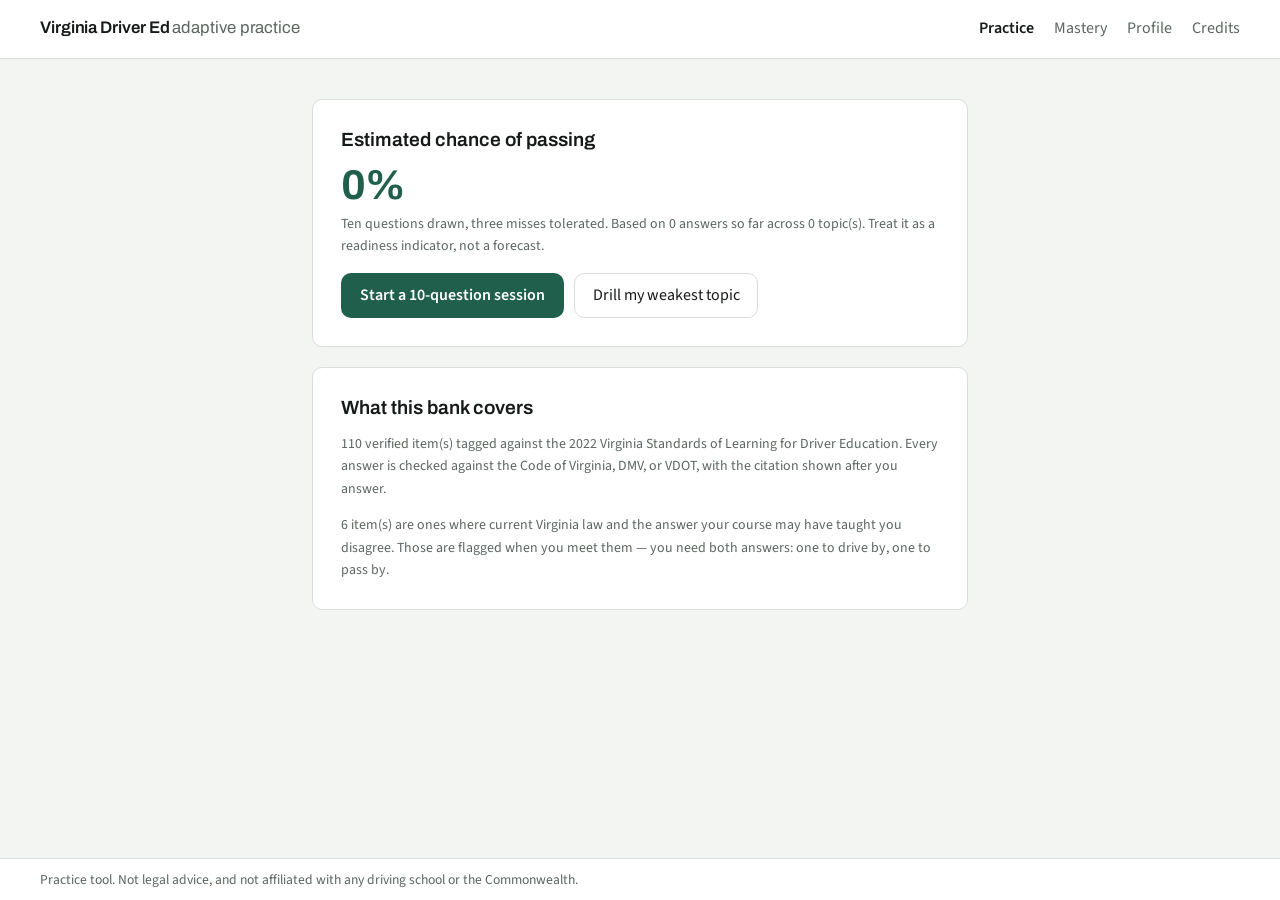
<file: index.html>
<!doctype html>
<html lang="en">
<head>
  <meta charset="utf-8">
  <meta name="viewport" content="width=device-width, initial-scale=1">
  <title>Virginia Driver Ed — Adaptive Practice</title>
  <link rel="icon" href="data:image/svg+xml,%3Csvg xmlns='http://www.w3.org/2000/svg' viewBox='0 0 32 32'%3E%3Crect width='32' height='32' rx='6' fill='%231f5f4b'/%3E%3Cpath d='M8 17l5 5 11-12' fill='none' stroke='white' stroke-width='3.5' stroke-linecap='round' stroke-linejoin='round'/%3E%3C/svg%3E">
  <link rel="preconnect" href="https://fonts.googleapis.com">
  <link rel="preconnect" href="https://fonts.gstatic.com" crossorigin>
  <link rel="stylesheet" href="https://fonts.googleapis.com/css2?family=Archivo:wght@500;600;700&family=Source+Sans+3:wght@400;600&family=IBM+Plex+Mono:wght@500;600&display=swap">
  <link rel="stylesheet" href="styles.css">
</head>
<body>
  <header class="chrome">
    <h1>Virginia Driver Ed <span>adaptive practice</span></h1>
    <nav>
      <button data-view="home" class="linkish">Practice</button>
      <button data-view="mastery" class="linkish">Mastery</button>
      <button data-view="settings" class="linkish">Profile</button>
      <button data-view="credits" class="linkish">Credits</button>
    </nav>
  </header>

  <main id="app" aria-live="polite">
    <p class="loading">Loading the item bank…</p>
  </main>

  <footer class="chrome">
    <p>Practice tool. Not legal advice, and not affiliated with any driving school or the Commonwealth.</p>
  </footer>

  <script type="module" src="js/ui.js"></script>
</body>
</html>
</file>
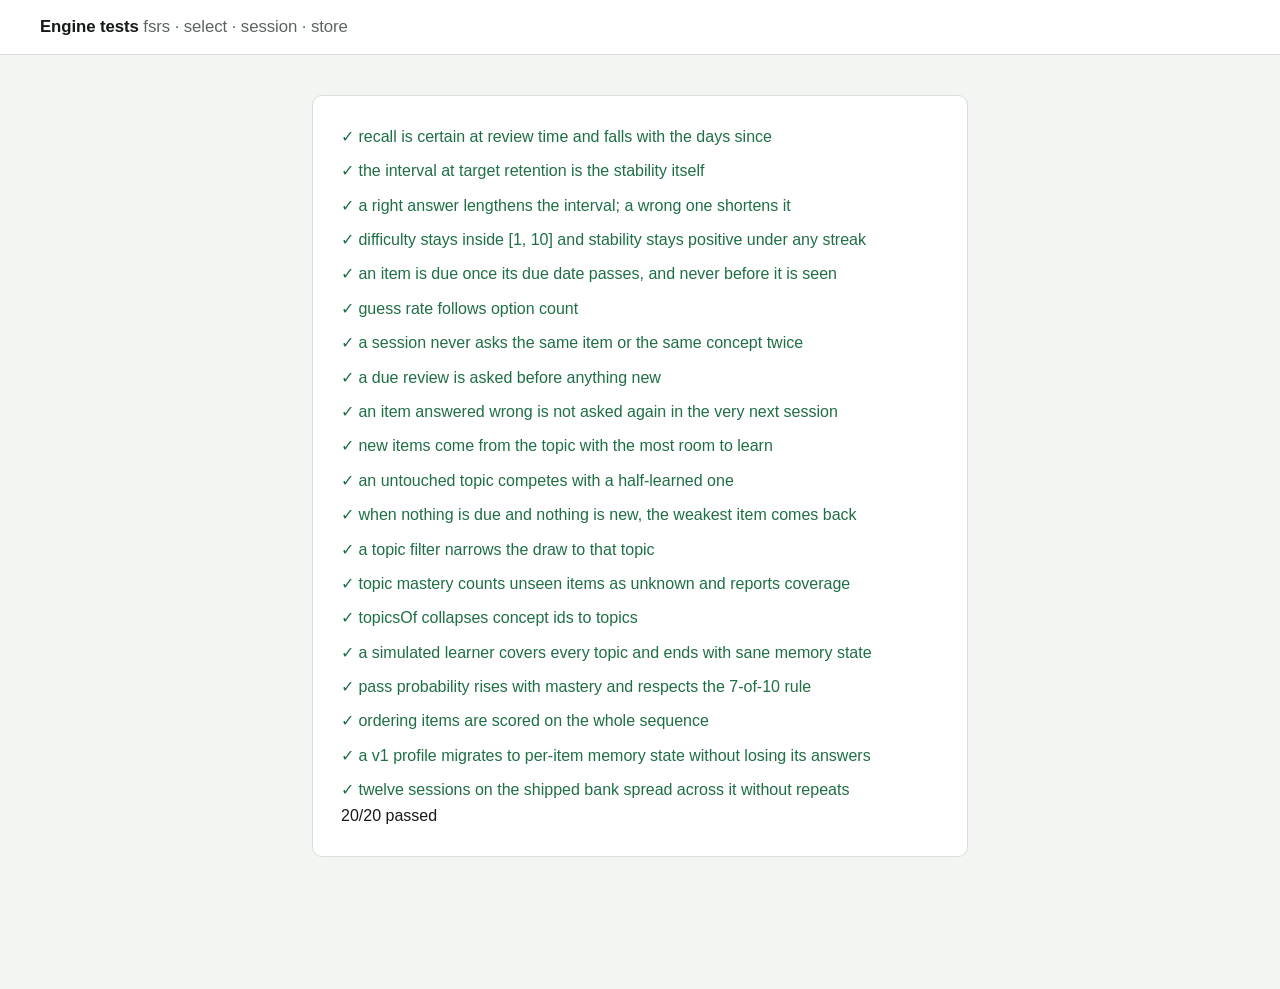
<file: tests/engine.html>
<!doctype html>
<html lang="en">
<head>
  <meta charset="utf-8">
  <meta name="viewport" content="width=device-width, initial-scale=1">
  <title>Engine tests</title>
  <link rel="icon" href="data:image/svg+xml,%3Csvg xmlns='http://www.w3.org/2000/svg' viewBox='0 0 32 32'%3E%3Crect width='32' height='32' rx='6' fill='%231f5f4b'/%3E%3Cpath d='M8 17l5 5 11-12' fill='none' stroke='white' stroke-width='3.5' stroke-linecap='round' stroke-linejoin='round'/%3E%3C/svg%3E">
  <link rel="stylesheet" href="../styles.css">
</head>
<body>
  <header class="chrome"><h1>Engine tests <span>fsrs · select · session · store</span></h1></header>
  <main><section class="card"><ul id="out" class="bars"></ul><p id="tally"></p></section></main>
  <script type="module">
    import { suite } from './engine.test.js';
    const bank = await fetch('../data/items.json').then((r) => r.json());
    const results = suite({ bank });
    document.getElementById('out').innerHTML = results.map((r) => `
      <li style="color:${r.ok ? 'var(--good)' : 'var(--bad)'}">
        ${r.ok ? '✓' : '✗'} ${r.name}
        ${r.ok ? '' : `<div class="small">${r.message}</div>`}
      </li>`).join('');
    const failed = results.filter((r) => !r.ok).length;
    document.getElementById('tally').textContent =
      `${results.length - failed}/${results.length} passed`;
  </script>
</body>
</html>
</file>
<file: styles.css>
/* Design tokens.
 *
 * Identity: Virginia highway-sign green on a ground with a matching hue bias,
 * so the neutrals read as chosen rather than inherited grey. Type is grounded in
 * the same civic-signage world -- Archivo, a grotesque in the signage tradition,
 * for headings; Source Sans 3 for reading; IBM Plex Mono wherever codes and
 * percentages need to line up.
 *
 * Theming covers all three viewer states: the bare :root block is the complete
 * light palette, the media query handles an unstamped document following the OS,
 * and the [data-theme] blocks let an explicit choice win in either direction.
 * No colour is ever declared only inside a media or [data-theme] block.
 */

:root {
  color-scheme: light dark;

  --bg: #f3f5f3;
  --panel: #ffffff;
  --ink: #151917;
  --muted: #5c655f;
  --line: #d8ded9;
  --accent: #1f5f4b;
  --accent-ink: #ffffff;
  --accent-soft: #e4efea;
  --good: #1f6f45;
  --bad: #98341f;
  --warn: #7a5a12;

  --display: "Archivo", "Helvetica Neue", Helvetica, Arial, sans-serif;
  --body: "Source Sans 3", -apple-system, BlinkMacSystemFont, "Segoe UI", Roboto, sans-serif;
  --mono: "IBM Plex Mono", ui-monospace, SFMono-Regular, Menlo, monospace;

  --radius: 10px;
}

@media (prefers-color-scheme: dark) {
  :root:not([data-theme="light"]) {
    --bg: #141816;
    --panel: #1c211f;
    --ink: #e7eae8;
    --muted: #9aa39d;
    --line: #2f3734;
    --accent: #6bb79c;
    --accent-ink: #0e1d18;
    --accent-soft: #1e2c27;
    --good: #7cc79e;
    --bad: #e59a86;
    --warn: #d8bd76;
  }
}

:root[data-theme="dark"] {
  --bg: #141816;
  --panel: #1c211f;
  --ink: #e7eae8;
  --muted: #9aa39d;
  --line: #2f3734;
  --accent: #6bb79c;
  --accent-ink: #0e1d18;
  --accent-soft: #1e2c27;
  --good: #7cc79e;
  --bad: #e59a86;
  --warn: #d8bd76;
}

* { box-sizing: border-box; }

body {
  margin: 0;
  background: var(--bg);
  color: var(--ink);
  font: 400 16px/1.6 var(--body);
  -webkit-font-smoothing: antialiased;
}

.chrome {
  display: flex;
  flex-wrap: wrap;
  align-items: baseline;
  gap: 0.75rem 1.5rem;
  justify-content: space-between;
  padding: 1rem clamp(1rem, 4vw, 2.5rem);
  border-bottom: 1px solid var(--line);
  background: var(--panel);
}

/* The footer is pinned to the viewport on every view, the assessment included.
 * Its height is reserved under <main> as padding so the last card on a long
 * page can still scroll clear of it. */
footer.chrome {
  position: fixed;
  inset: auto 0 0 0;
  z-index: 10;
  border-bottom: 0;
  border-top: 1px solid var(--line);
  padding-top: 0.6rem;
  padding-bottom: calc(0.6rem + env(safe-area-inset-bottom));
  color: var(--muted);
  font-size: 0.85rem;
}
footer.chrome p { margin: 0; }

.chrome h1 {
  font: 600 1.05rem/1.3 var(--display);
  margin: 0;
  letter-spacing: -0.005em;
}
.chrome h1 span { color: var(--muted); font-weight: 400; }
.chrome nav { display: flex; gap: 1.25rem; align-items: baseline; }
.chrome a, .linkish {
  color: var(--muted);
  text-decoration: none;
  background: none;
  border: 0;
  padding: 0;
  font: inherit;
  cursor: pointer;
}
.chrome a:hover, .linkish:hover, .linkish[aria-current="true"] { color: var(--ink); }
.linkish[aria-current="true"] { font-weight: 600; }

main {
  max-width: 46rem;
  margin: 0 auto;
  padding: clamp(1.25rem, 4vw, 2.5rem);
  padding-bottom: calc(clamp(1.25rem, 4vw, 2.5rem) + 4.5rem);
}

.card {
  background: var(--panel);
  border: 1px solid var(--line);
  border-radius: var(--radius);
  padding: clamp(1rem, 3vw, 1.75rem);
  margin-bottom: 1.25rem;
}

h2 {
  font: 600 1.2rem/1.3 var(--display);
  margin: 0 0 0.75rem;
  text-wrap: balance;
}
h3 {
  font: 600 0.95rem/1.35 var(--display);
  margin: 1.6rem 0 0.5rem;
  text-wrap: balance;
}
p { margin: 0 0 0.9rem; }
p:last-child { margin-bottom: 0; }

.muted { color: var(--muted); }
.small { font-size: 0.87rem; }

button.primary {
  background: var(--accent);
  color: var(--accent-ink);
  border: 0;
  border-radius: var(--radius);
  padding: 0.6rem 1.2rem;
  font: inherit;
  font-weight: 600;
  cursor: pointer;
}
button.primary:hover { filter: brightness(1.08); }
button.secondary {
  background: transparent;
  color: var(--ink);
  border: 1px solid var(--line);
  border-radius: var(--radius);
  padding: 0.55rem 1.1rem;
  font: inherit;
  cursor: pointer;
}
.actions { display: flex; flex-wrap: wrap; gap: 0.6rem; margin-top: 1rem; }

/* --- question --- */
.progress {
  font: 500 0.72rem/1.4 var(--mono);
  letter-spacing: 0.08em;
  text-transform: uppercase;
  color: var(--muted);
  margin-bottom: 0.5rem;
}
.stem {
  font: 500 1.2rem/1.45 var(--display);
  margin-bottom: 1.1rem;
  text-wrap: pretty;
  max-width: 34em;
}

.options { list-style: none; margin: 0; padding: 0; display: grid; gap: 0.5rem; }
.options button {
  width: 100%;
  text-align: left;
  background: var(--bg);
  color: var(--ink);
  border: 1px solid var(--line);
  border-radius: var(--radius);
  padding: 0.7rem 0.9rem;
  font: inherit;
  cursor: pointer;
}
.options button:hover:not(:disabled) { border-color: var(--accent); }
.options button:disabled { cursor: default; opacity: 0.85; }
.options .key {
  font: 600 0.8rem var(--mono);
  color: var(--muted);
  margin-right: 0.55rem;
}
.options .correct { border-color: var(--good); box-shadow: inset 3px 0 0 var(--good); }
.options .chosen-wrong { border-color: var(--bad); box-shadow: inset 3px 0 0 var(--bad); }

.verdict { margin-top: 1rem; font-weight: 600; }
.verdict.right { color: var(--good); }
.verdict.wrong { color: var(--bad); }
.rationale { border-left: 2px solid var(--line); padding-left: 0.9rem; margin-top: 0.8rem; }

.divergence {
  margin-top: 1rem;
  padding: 0.8rem 1rem;
  border-radius: var(--radius);
  border: 1px solid var(--warn);
  background: color-mix(in srgb, var(--warn) 10%, transparent);
}
.divergence strong { color: var(--warn); }

/* --- ordering --- */
.steps { list-style: none; margin: 0 0 1rem; padding: 0; display: grid; gap: 0.4rem; counter-reset: step; }
.steps li {
  display: flex; align-items: center; gap: 0.7rem;
  background: var(--bg); border: 1px solid var(--line);
  border-radius: var(--radius); padding: 0.55rem 0.8rem;
}
.steps .n {
  flex: 0 0 1.6rem; height: 1.6rem; display: grid; place-items: center;
  background: var(--accent); color: var(--accent-ink);
  border-radius: 50%; font-size: 0.8rem; font-weight: 700;
}
.steps .correct { border-color: var(--good); box-shadow: inset 3px 0 0 var(--good); }
.steps .chosen-wrong { border-color: var(--bad); box-shadow: inset 3px 0 0 var(--bad); align-items: flex-start; }
.steps .chosen-wrong .n { background: var(--bad); }
.steps .placed { margin-left: 0.5rem; white-space: nowrap; }
.steps .move { margin-left: auto; display: flex; gap: 0.25rem; }
.steps .grip {
  display: flex; align-items: center; gap: 0.45rem; flex: 0 0 auto;
  color: var(--muted); font-size: 1.1rem; line-height: 1;
  cursor: grab; touch-action: none; user-select: none; -webkit-user-select: none;
  margin: -0.55rem 0 -0.55rem -0.8rem; padding: 0.55rem 0.3rem 0.55rem 0.8rem;
}
.steps li.dragging {
  cursor: grabbing; border-color: var(--accent); background: var(--panel);
  box-shadow: 0 8px 22px rgba(0, 0, 0, 0.16); position: relative; z-index: 1;
}
.steps li.dragging .grip { cursor: grabbing; }
.steps .move button {
  background: transparent; border: 1px solid var(--line); border-radius: 6px;
  width: 1.9rem; height: 1.9rem; cursor: pointer; color: var(--ink); font: inherit;
}

/* --- mastery --- */
.bars { display: grid; gap: 0.55rem; margin: 0; padding: 0; list-style: none; }
.bar-row { display: grid; grid-template-columns: 4.2rem 1fr 5.4rem; gap: 0.7rem; align-items: center; }
.bar-row code {
  font: 500 0.78rem var(--mono);
  color: var(--muted);
  font-variant-numeric: tabular-nums;
}
.bar { height: 0.55rem; background: var(--line); border-radius: 999px; overflow: hidden; }
.bar > span { display: block; height: 100%; background: var(--accent); }
.bar-row .pct {
  text-align: right;
  font: 500 0.8rem var(--mono);
  color: var(--muted);
  font-variant-numeric: tabular-nums;
}
.topic-name { font-size: 0.85rem; }
.bar-row .seen { color: var(--muted); opacity: 0.8; margin-left: 0.3rem; }

/* Where a question came from, when it is not the course. */
.tag {
  display: inline-block;
  background: var(--accent-soft);
  color: var(--accent);
  border-radius: 999px;
  padding: 0.05rem 0.5rem;
  text-transform: none;
  letter-spacing: 0;
  font: 500 0.7rem var(--mono);
  vertical-align: middle;
}
label.check { display: flex; gap: 0.6rem; align-items: flex-start; color: var(--ink); font-size: 0.95rem; }
label.check input { margin-top: 0.3rem; }

.headline {
  font: 700 2.6rem/1 var(--display);
  letter-spacing: -0.02em;
  margin: 0 0 0.4rem;
  font-variant-numeric: tabular-nums;
  color: var(--accent);
}

.warn-banner {
  border: 1px solid var(--warn);
  background: color-mix(in srgb, var(--warn) 12%, transparent);
  border-radius: var(--radius);
  padding: 0.8rem 1rem;
  margin-bottom: 1.25rem;
}

.placeholder {
  border: 1px dashed var(--line);
  border-radius: var(--radius);
  padding: 0.9rem 1rem;
  color: var(--muted);
}

label { display: block; font-size: 0.85rem; color: var(--muted); margin-bottom: 0.3rem; }
input[type=text], textarea, select {
  width: 100%; font: inherit; color: var(--ink);
  background: var(--bg); border: 1px solid var(--line);
  border-radius: var(--radius); padding: 0.5rem 0.7rem;
}
textarea { min-height: 7rem; font-family: ui-monospace, SFMono-Regular, Menlo, monospace; font-size: 0.8rem; }

/* Keyboard focus must always be visible, and motion is opt-out. */
:where(button, a, select, textarea, input):focus-visible {
  outline: 2px solid var(--accent);
  outline-offset: 2px;
  border-radius: 4px;
}

@media (prefers-reduced-motion: reduce) {
  *, *::before, *::after {
    animation-duration: 0.01ms !important;
    transition-duration: 0.01ms !important;
  }
}

/* Credits: the source list and the method behind it. */
.source-group { margin-bottom: 1.6rem; }
.source-list { list-style: none; margin: 0; padding: 0; display: grid; gap: 0.55rem; }
.source-list li {
  display: grid;
  grid-template-columns: 1fr auto;
  gap: 0.3rem 1rem;
  align-items: baseline;
  padding-bottom: 0.55rem;
  border-bottom: 1px solid var(--line);
}
.source-list li:last-child { border-bottom: 0; padding-bottom: 0; }
.source-list a { color: var(--ink); text-decoration-color: var(--line); text-underline-offset: 3px; }
.source-list a:hover { text-decoration-color: var(--accent); }
.source-meta { font: 500 0.72rem var(--mono); color: var(--muted); white-space: nowrap; }
.cited {
  display: inline-block;
  background: var(--accent-soft);
  color: var(--accent);
  border-radius: 999px;
  padding: 0.05rem 0.5rem;
  font: 600 0.68rem var(--mono);
}
.method-steps { padding-left: 1.1rem; display: grid; gap: 0.5rem; }
.method-steps li::marker { color: var(--accent); font-family: var(--mono); font-size: 0.85em; }
.gap-list { padding-left: 1.1rem; display: grid; gap: 0.5rem; color: var(--muted); }
</file>
